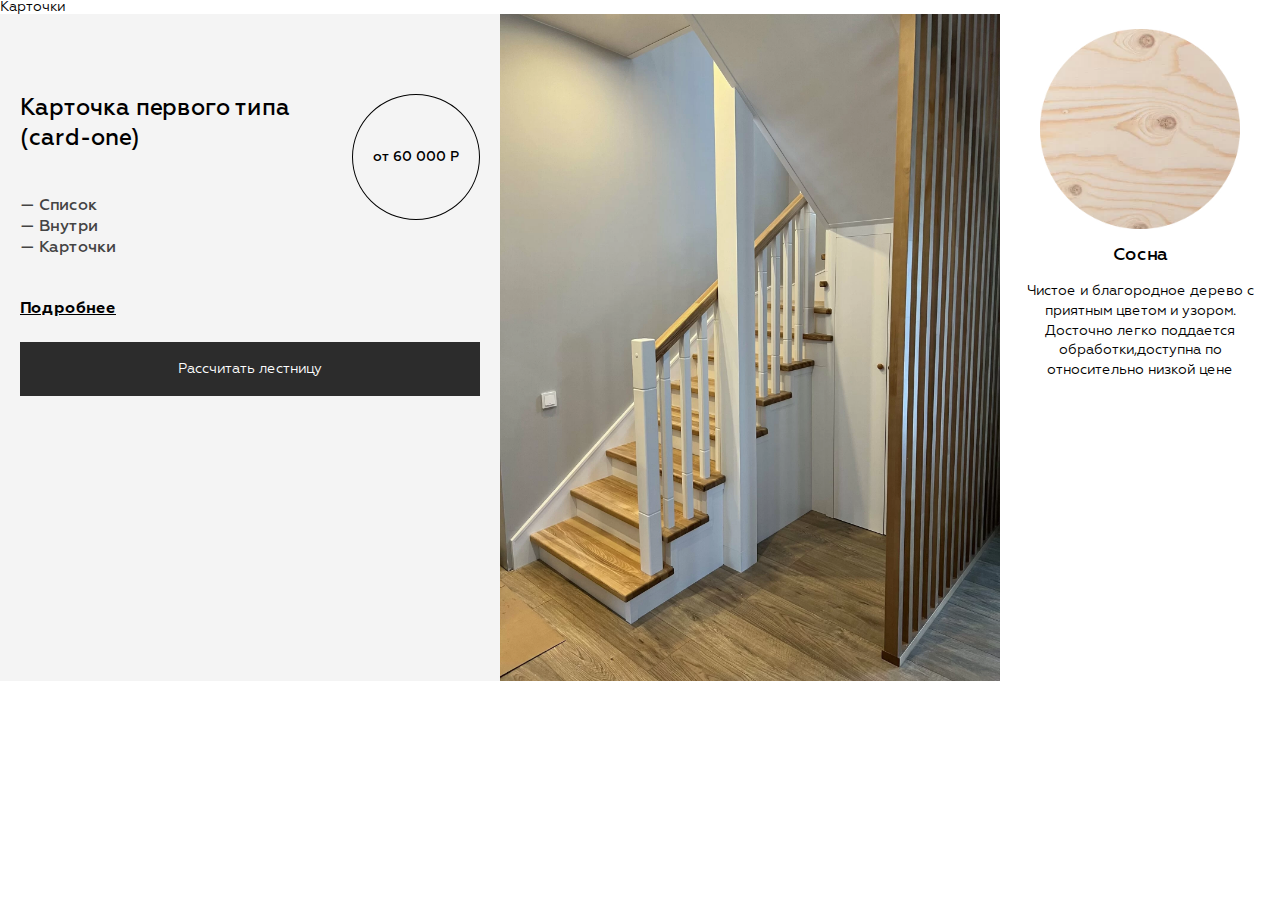
<file: pages/documentation.html>
<!DOCTYPE html>
<html lang="en">

<head>
    <meta charset="UTF-8">
    <meta http-equiv="X-UA-Compatible" content="IE=edge">
    <meta name="viewport" content="width=device-width, initial-scale=1.0">
    <link rel="stylesheet" href="../src/css/style.css">
    <title>Документация по компонентам и классам</title>
</head>

<body>

    <div class="">
        <h3>Карточки</h3>
        <div style="display: flex; justify-content: space-between;">
            <div class="card-one">
                <div class="card-one__info">
                    <div class="card-one__info_wrapper">
                        <div class="card-one__description">
                            <div class="card-one__name">
                                Карточка первого типа (card-one)
                            </div>
                            <div class="card-one__prop">
                                <ul>
                                    <li>
                                        Список
                                    </li>
                                    <li>
                                        Внутри
                                    </li>
                                    <li>
                                        Карточки
                                    </li>
                                </ul>
                            </div>
                            <div class="card-one__more">
                                <a href="#">Подробнее</a>
                            </div>
                        </div>
                        <div class="card-one__price">
                            <span>от 60 000 Р</span>
                        </div>
                    </div>
                    <div class="card-one__btn">
                        <a href="" class="btn">Рассчитать лестницу</a>
                    </div>
                </div>
                <div class="card-one__picture">
                    <img src="../assets/img/catalog/catalog_1.webp" alt="catalog-picture">
                </div>
            </div>
            <div class="trees__item card-two">
                <div class="card-two__picture  square">
                    <img src="../assets/img/trees/trees_1.webp" alt="trees">
                </div>
                <div class="card-two__title">
                    Сосна
                </div>
                <div class="card-two__description">
                    Чистое и благородное дерево с приятным цветом и узором. Досточно легко поддается обработки,доступна
                    по относительно низкой цене
                </div>
            </div>
        </div>
    </div>

</body>

</html>
</file>
<file: src/css/style.css>
@charset "UTF-8";
@import url(null.css);
@import url(fonts.css);
@import url(stairways.css);
* {
  font-family: "Geometria", sans-serif;
  font-size: 14px;
  font-weight: 400;
}

input:focus {
  outline: none;
}

body._lock {
  overflow: hidden;
}

.container {
  max-width: 1200px;
  padding: 0 30px;
  margin: 0 auto;
}

.logo {
  height: 35px;
}

.logo img {
  max-width: 100%;
  height: 100%;
  -o-object-fit: contain;
     object-fit: contain;
}

.btn {
  display: block;
  background-color: #2c2c2c;
  text-align: center;
  color: white;
  padding: 20px 0;
}

.title-large {
  font-size: 2.25rem;
  line-height: 1.2;
  text-align: center;
  font-weight: 700;
  position: relative;
}

.title-large::before {
  content: " ";
  top: -10px;
  left: 50%;
  -webkit-transform: translateX(-50%);
          transform: translateX(-50%);
  position: absolute;
  width: 40px;
  height: 5px;
  background-color: #2c2c2c;
}

.pt-150 {
  padding-top: 150px;
}

.pb-100 {
  padding-bottom: 100px;
}

.mb-100 {
  margin-bottom: 100px;
}

.bg-grey {
  background-color: #f4f4f4;
}

.d-flex {
  display: -webkit-box;
  display: -ms-flexbox;
  display: flex;
}

.flex-column {
  -webkit-box-orient: vertical;
  -webkit-box-direction: normal;
      -ms-flex-direction: column;
          flex-direction: column;
}

.flex-row {
  -webkit-box-orient: horizontal;
  -webkit-box-direction: normal;
      -ms-flex-direction: row;
          flex-direction: row;
}

.text-10 {
  font-size: 0.714rem;
  font-weight: 500;
}

.text-16 {
  font-size: 1.143rem;
}

.text-18 {
  font-size: 1.286rem;
}

.text-20 {
  font-size: 1.429rem;
}

.text-24-bold {
  font-size: 1.714rem;
  font-weight: 600;
}

.text-26-bold {
  font-size: 1.857rem;
  font-weight: 700;
}

.title-medium {
  font-size: 42px;
  font-weight: 700;
}

@media screen and (max-width: 576px) {
  .title-medium {
    font-size: 30px;
  }
}

.title-small {
  font-size: 36px;
  font-weight: 700;
}

@media screen and (max-width: 768px) {
  .title-small {
    font-size: 25px;
  }
}

.overlay {
  display: none;
  position: absolute;
  top: 0;
  left: 0;
  width: 100vw;
  height: 100vh;
  background-color: rgba(0, 0, 0, 0.5);
}

.overlay._active {
  display: block;
}

.card-two {
  background-color: white;
  display: -webkit-box;
  display: -ms-flexbox;
  display: flex;
  -webkit-box-orient: vertical;
  -webkit-box-direction: normal;
      -ms-flex-direction: column;
          flex-direction: column;
  -webkit-box-align: center;
      -ms-flex-align: center;
          align-items: center;
  text-align: center;
}

.card-two__picture {
  margin-bottom: 15px;
  width: 260px;
  height: 195px;
}

.card-two__picture img {
  height: 100%;
  width: 100%;
  -o-object-fit: cover;
     object-fit: cover;
}

.card-two__picture.square {
  width: 200px;
  height: 200px;
}

.card-two__picture.square img {
  -o-object-fit: contain;
     object-fit: contain;
}

.card-two__title {
  line-height: 1.3;
  font-weight: 500;
  font-size: 1.286rem;
  margin-bottom: 15px;
}

.card-two__description {
  line-height: 1.4;
  font-weight: 400;
}

.card-two__date {
  margin-top: 20px;
  width: 100%;
  color: rgba(0, 0, 0, 0.5);
}

.card-three {
  display: -webkit-box;
  display: -ms-flexbox;
  display: flex;
  -webkit-column-gap: 80px;
          column-gap: 80px;
  row-gap: 10px;
  padding: 40px 0;
}

@media screen and (max-width: 768px) {
  .card-three {
    -webkit-box-orient: vertical;
    -webkit-box-direction: normal;
        -ms-flex-direction: column;
            flex-direction: column;
  }
}

.card-three__picture {
  width: 40%;
}

.card-three__picture img {
  width: 100%;
  height: 100%;
  -o-object-fit: cover;
     object-fit: cover;
}

@media screen and (max-width: 768px) {
  .card-three__picture {
    width: 100%;
  }
}

.card-three__info {
  width: 60%;
  display: -webkit-box;
  display: -ms-flexbox;
  display: flex;
  -webkit-box-orient: vertical;
  -webkit-box-direction: normal;
      -ms-flex-direction: column;
          flex-direction: column;
  -webkit-box-pack: center;
      -ms-flex-pack: center;
          justify-content: center;
  max-width: 419px;
}

@media screen and (max-width: 768px) {
  .card-three__info {
    width: 100%;
    margin: 0 auto;
  }
}

.card-three__title {
  display: -webkit-box;
  display: -ms-flexbox;
  display: flex;
  -webkit-box-pack: justify;
      -ms-flex-pack: justify;
          justify-content: space-between;
  margin-bottom: 30px;
}

@media screen and (max-width: 768px) {
  .card-three__title {
    -webkit-box-orient: vertical;
    -webkit-box-direction: normal;
        -ms-flex-direction: column;
            flex-direction: column;
    -webkit-box-align: center;
        -ms-flex-align: center;
            align-items: center;
    row-gap: 10px;
  }
}

.card-three__title-name {
  font-size: 1.857rem;
  font-weight: 500;
}

.card-three__title-advantages {
  color: #444444;
}

.card-three__description {
  font-size: 1.143rem;
  color: #444444;
}

.card-video {
  display: -webkit-box;
  display: -ms-flexbox;
  display: flex;
  -webkit-box-orient: vertical;
  -webkit-box-direction: normal;
      -ms-flex-direction: column;
          flex-direction: column;
}

.card-video__video {
  margin-bottom: 20px;
}

.card-video__title {
  margin-bottom: 25px;
  font-size: 1.286rem;
  font-weight: 500;
}

.card-video__description {
  line-height: 1.4;
  color: #444444;
}

.list-two {
  display: -webkit-box;
  display: -ms-flexbox;
  display: flex;
  -webkit-box-pack: center;
      -ms-flex-pack: center;
          justify-content: center;
  -webkit-box-orient: vertical;
  -webkit-box-direction: normal;
      -ms-flex-direction: column;
          flex-direction: column;
}

.list-two__item {
  display: -webkit-box;
  display: -ms-flexbox;
  display: flex;
  -webkit-box-pack: justify;
      -ms-flex-pack: justify;
          justify-content: space-between;
  border-bottom: 2px solid black;
  padding: 25px 0;
}

@media screen and (max-width: 576px) {
  .list-two__item {
    -webkit-box-orient: vertical;
    -webkit-box-direction: normal;
        -ms-flex-direction: column;
            flex-direction: column;
    row-gap: 5px;
  }
}

.list-two__item-title {
  max-width: 200px;
  font-size: 1.286rem;
  font-weight: 500;
  padding-right: 5px;
}

.list-two__item-text {
  max-width: 300px;
  color: #444444;
}

.accordion-one__item {
  cursor: pointer;
  border-bottom: 2px solid black;
}

.accordion-one__item:first-child {
  border-top: 2px solid black;
}

.accordion-one__header {
  display: -webkit-box;
  display: -ms-flexbox;
  display: flex;
  -webkit-box-pack: justify;
      -ms-flex-pack: justify;
          justify-content: space-between;
  -webkit-box-align: center;
      -ms-flex-align: center;
          align-items: center;
}

.accordion-one__icon {
  max-width: 32px;
  max-height: 32px;
  background-color: #e4e4e4;
  border-radius: 50%;
  padding: 5px;
}

.accordion-one__icon img {
  width: 100%;
  height: 100%;
  -o-object-fit: contain;
     object-fit: contain;
  -webkit-transform: rotate(0deg);
          transform: rotate(0deg);
  -webkit-transition: all 0.5s;
  transition: all 0.5s;
}

.accordion-one__icon._active img {
  -webkit-transform: rotate(45deg);
          transform: rotate(45deg);
  -webkit-transition: all 0.5s;
  transition: all 0.5s;
}

.accordion-one__title {
  padding: 30px 0;
  font-weight: 700;
  font-size: 1.714rem;
  line-height: 1.35;
}

.accordion-one__text {
  opacity: 0;
  overflow: hidden;
  max-height: 0;
  will-change: max-height;
  -webkit-transition: all 0.5s ease-out;
  transition: all 0.5s ease-out;
  line-height: 1.55;
  font-size: 1.143rem;
  -webkit-box-sizing: content-box;
          box-sizing: content-box;
}

.accordion-one__text._active {
  opacity: 1;
  padding-bottom: 30px;
}

.info-one {
  width: 100%;
  display: -webkit-box;
  display: -ms-flexbox;
  display: flex;
  -webkit-column-gap: 50px;
          column-gap: 50px;
}

.info-one__banner {
  width: 70%;
  display: -webkit-box;
  display: -ms-flexbox;
  display: flex;
  -ms-flex-wrap: wrap;
      flex-wrap: wrap;
}

.info-one__banner img {
  width: 100%;
  height: 100%;
  -o-object-fit: cover;
     object-fit: cover;
}

.info-one__content {
  width: 30%;
  display: -webkit-box;
  display: -ms-flexbox;
  display: flex;
  -webkit-box-orient: vertical;
  -webkit-box-direction: normal;
      -ms-flex-direction: column;
          flex-direction: column;
  row-gap: 50px;
}

.info-one__content_text {
  color: #444444;
  line-height: 1.4;
  font-size: 1.143rem;
}

.info-one__content_picture img {
  width: 100%;
  height: 100%;
  -o-object-fit: cover;
     object-fit: cover;
}

@media screen and (max-width: 1024px) {
  .info-one__banner {
    width: 60%;
  }
  .info-one__content {
    width: 40%;
  }
}

@media screen and (max-width: 768px) {
  .info-one {
    row-gap: 20px;
    -webkit-box-orient: vertical;
    -webkit-box-direction: normal;
        -ms-flex-direction: column;
            flex-direction: column;
  }
  .info-one__banner {
    width: 100%;
  }
  .info-one__content {
    width: 100%;
  }
}

.info-two {
  display: -webkit-box;
  display: -ms-flexbox;
  display: flex;
}

.info-two__content {
  width: 70%;
}

.info-two__content_title {
  font-size: 4.143rem;
  line-height: 1.3;
  font-weight: 500;
  margin-bottom: 40px;
}

.info-two__content_text {
  display: -webkit-box;
  display: -ms-flexbox;
  display: flex;
  -webkit-column-gap: 40px;
          column-gap: 40px;
  row-gap: 30px;
}

.info-two__content_text-block {
  color: #444444;
  line-height: 1.4;
  font-size: 1.143rem;
}

.info-two__banner {
  width: 30%;
}

.info-two__banner img {
  width: 100%;
  height: 100%;
  -o-object-fit: contain;
     object-fit: contain;
}

@media screen and (max-width: 768px) {
  .info-two {
    row-gap: 30px;
    -webkit-box-orient: vertical;
    -webkit-box-direction: normal;
        -ms-flex-direction: column;
            flex-direction: column;
  }
  .info-two__banner {
    width: 100%;
  }
  .info-two__banner img {
    max-height: 500px;
  }
  .info-two__content {
    width: 100%;
  }
  .info-two__content_title {
    font-size: 3.143rem;
  }
}

@media screen and (max-width: 576px) {
  .info-two__content_title {
    font-size: 2.143rem;
  }
  .info-two__content_text {
    display: -webkit-box;
    display: -ms-flexbox;
    display: flex;
    -ms-flex-wrap: wrap;
        flex-wrap: wrap;
  }
}

.info-three__content {
  display: -webkit-box;
  display: -ms-flexbox;
  display: flex;
  -webkit-box-pack: justify;
      -ms-flex-pack: justify;
          justify-content: space-between;
  -ms-flex-wrap: wrap;
      flex-wrap: wrap;
}

@media screen and (max-width: 768px) {
  .info-three__content {
    row-gap: 60px;
    -webkit-box-pack: start;
        -ms-flex-pack: start;
            justify-content: flex-start;
    -webkit-column-gap: 40px;
            column-gap: 40px;
  }
}

.info-three__item {
  position: relative;
}

.info-three__item::before {
  -webkit-transform: translateY(-50%);
          transform: translateY(-50%);
  z-index: -2;
  position: absolute;
  top: 0;
  left: 0;
  font-size: 220px;
  font-weight: 700;
  color: #f4f4f4;
}

@media screen and (max-width: 1200px) {
  .info-three__item::before {
    font-size: calc( 120px + 100 * ((100vw - 576px) / (1200 - 576)));
  }
}

.info-three__item:first-child::before {
  content: "В";
}

.info-three__item:nth-child(2)::before {
  -webkit-transform: translateY(-50%) translateX(-15%);
          transform: translateY(-50%) translateX(-15%);
  content: "циф";
}

.info-three__item:nth-child(3)::before {
  -webkit-transform: translateY(-50%) translateX(-35%);
          transform: translateY(-50%) translateX(-35%);
  content: "рах";
}

.info-three__item_title {
  font-size: 93px;
  line-height: 1.2;
  font-weight: 700;
}

@media screen and (max-width: 1200px) {
  .info-three__item_title {
    font-size: calc( 60px + 33 * ((100vw - 576px) / (1200 - 576)));
  }
}

.info-three__item_text {
  line-height: 1.4;
  color: #444444;
  font-size: 1.143rem;
  max-width: 260px;
}

@media screen and (max-width: 1440px) {
  .info-three__item:nth-child(2)::before {
    -webkit-transform: translateY(-50%) translateX(-20%);
            transform: translateY(-50%) translateX(-20%);
  }
  .info-three__item:nth-child(3)::before {
    -webkit-transform: translateY(-50%) translateX(-35%);
            transform: translateY(-50%) translateX(-35%);
  }
}

@media screen and (max-width: 768px) {
  .info-three__item:first-child {
    width: 100%;
  }
  .info-three__item:nth-child(2)::before {
    -webkit-transform: translateY(-50%) translateX(0);
            transform: translateY(-50%) translateX(0);
  }
  .info-three__item:nth-child(3)::before {
    -webkit-transform: translateY(-50%) translateX(0%);
            transform: translateY(-50%) translateX(0%);
  }
}

@media screen and (max-width: 576px) {
  .info-three__item:nth-child(2)::before {
    -webkit-transform: translateY(-50%) translateX(0);
            transform: translateY(-50%) translateX(0);
  }
  .info-three__item:nth-child(3)::before {
    -webkit-transform: translateY(-50%) translateX(0%);
            transform: translateY(-50%) translateX(0%);
  }
}

.header__container {
  display: -webkit-box;
  display: -ms-flexbox;
  display: flex;
  -webkit-box-align: center;
      -ms-flex-align: center;
          align-items: center;
  -webkit-box-pack: justify;
      -ms-flex-pack: justify;
          justify-content: space-between;
  padding-top: 25px;
  padding-bottom: 25px;
}

@media screen and (max-width: 576px) {
  .header__container {
    -ms-flex-wrap: wrap;
        flex-wrap: wrap;
    -webkit-box-pack: center;
        -ms-flex-pack: center;
            justify-content: center;
    row-gap: 20px;
  }
}

.header__info {
  margin-right: 30px;
}

@media screen and (max-width: 1200px) {
  .header__info {
    margin-right: calc( 10px + 20 * ((100vw - 768px) / (1200 - 768)));
  }
}

.header__info a {
  display: -webkit-box;
  display: -ms-flexbox;
  display: flex;
}

.header__info_logo {
  margin-right: 15px;
}

.header__info_text {
  max-width: 112px;
  font-size: 0.857rem;
}

.menu-header__list {
  display: -webkit-box;
  display: -ms-flexbox;
  display: flex;
  -webkit-column-gap: 20px;
          column-gap: 20px;
  row-gap: 5px;
  -webkit-box-align: center;
      -ms-flex-align: center;
          align-items: center;
}

.menu-header__list li {
  position: relative;
}

.menu-header__list li:hover .menu-header__sublist {
  visibility: visible;
  opacity: 1;
}

@media screen and (min-width: 576px) {
  .menu-header__list {
    white-space: nowrap;
  }
}

.menu-header__sublist {
  visibility: hidden;
  opacity: 0;
  border-radius: 5px;
  padding: 10px;
  position: absolute;
  left: 0;
  top: 50px;
  width: 250px;
  background-color: white;
  text-align: center;
  -webkit-transition: 0.2s;
  transition: 0.2s;
  -webkit-box-shadow: -1px -1px 8px 0px rgba(34, 60, 80, 0.2);
          box-shadow: -1px -1px 8px 0px rgba(34, 60, 80, 0.2);
}

.menu-header__sublist li:not(:last-child) {
  margin-bottom: 20px;
}

.menu-header__sublist::before {
  content: "";
  padding-top: 38px;
  width: 100%;
  height: 20px;
  position: absolute;
  top: 5px;
  left: 50%;
  background-image: url(../icons/caret_submenu.svg);
  background-repeat: no-repeat;
  background-position: center bottom;
  -webkit-transform: translateX(-50%) translateY(-100%);
          transform: translateX(-50%) translateY(-100%);
}

@media screen and (max-width: 1024px) {
  .menu-header__sublist {
    top: 80px;
  }
  .menu-header__sublist::before {
    padding-top: 68px;
  }
}

.menu-header__regular-link a {
  font-weight: 500;
}

@media screen and (max-width: 1200px) {
  .menu-header__regular-link {
    display: none;
  }
}

.menu-header__image-link img {
  height: 30px;
  width: 30px;
}

@media screen and (max-width: 1024px) {
  .menu-header__image-link img {
    display: none;
  }
}

.menu-header__bold-link a {
  font-size: 1.571rem;
}

.menu-header__sidebar-icon {
  display: none;
  width: 40px;
}

@media screen and (max-width: 1200px) {
  .menu-header__sidebar-icon {
    display: block;
  }
}

.header-mobile {
  overflow-y: scroll;
  display: -webkit-box;
  display: -ms-flexbox;
  display: flex;
  -webkit-box-orient: vertical;
  -webkit-box-direction: normal;
      -ms-flex-direction: column;
          flex-direction: column;
  z-index: 5;
  position: relative;
  position: fixed;
  padding-right: 60px;
  padding-left: 60px;
  padding-top: 50px;
  padding-bottom: 40px;
  height: 100%;
  top: 0;
  right: 0;
  -webkit-transform: translateX(100%);
          transform: translateX(100%);
  background-color: rgba(0, 0, 0, 0.9);
  color: white;
  -webkit-transition: 0.5s;
  transition: 0.5s;
}

@media screen and (max-width: 1200px) {
  .header-mobile {
    padding-right: calc( 30px + 30 * ((100vw - 576px) / (1200 - 576)));
  }
}

@media screen and (max-width: 1200px) {
  .header-mobile {
    padding-left: calc( 30px + 30 * ((100vw - 576px) / (1200 - 576)));
  }
}

@media screen and (max-width: 1200px) {
  .header-mobile {
    padding-top: calc( 35px + 15 * ((100vw - 576px) / (1200 - 576)));
  }
}

@media screen and (max-width: 1200px) {
  .header-mobile {
    padding-bottom: calc( 35px + 5 * ((100vw - 576px) / (1200 - 576)));
  }
}

.header-mobile._active {
  -webkit-transform: translateX(0);
          transform: translateX(0);
}

.header-mobile__close {
  position: absolute;
  top: 20px;
  right: 20px;
  width: 30px;
}

@media screen and (max-width: 1200px) {
  .header-mobile__close {
    width: calc( 10px + 20 * ((100vw - 576px) / (1200 - 576)));
  }
}

.header-mobile__list li {
  margin-bottom: 20px;
}

.header-mobile__list li:hover .header-mobile__submenu {
  display: block;
  visibility: visible;
  opacity: 1;
  -webkit-transition: 0.5s;
  transition: 0.5s;
}

.header-mobile__submenu {
  padding-top: 15px;
  display: none;
  visibility: hidden;
  -webkit-transition: 0.5s;
  transition: 0.5s;
}

.header-mobile__submenu li a {
  font-size: 1.286rem;
  font-weight: 500;
}

.header-mobile__social {
  margin-top: auto;
  display: -webkit-box;
  display: -ms-flexbox;
  display: flex;
  -webkit-column-gap: 10px;
          column-gap: 10px;
}

.header-mobile__social img {
  height: 30px;
  width: 30px;
}

.header-mobile__item a {
  font-size: 43px;
}

@media screen and (max-width: 1200px) {
  .header-mobile__item a {
    font-size: calc( 30px + 13 * ((100vw - 576px) / (1200 - 576)));
  }
}

.menu-icon {
  padding: 10px;
}

.menu-icon:hover {
  cursor: pointer;
}

.menu-icon span {
  width: 50%;
  position: absolute;
  right: 0;
  height: 10%;
  background-color: #2c2c2c;
}

.menu-icon::before, .menu-icon::after {
  position: absolute;
  left: 0;
  width: 100%;
  height: 10%;
  background-color: #2c2c2c;
}

.menu-icon::before, .menu-icon::after {
  content: "";
}

.menu-icon span {
  top: 50%;
  -webkit-transform: scale(1) translateY(-50%);
          transform: scale(1) translateY(-50%);
}

.menu-icon::before {
  top: 0;
}

.menu-icon::after {
  bottom: 0;
}

.menu-icon._active span, .menu-icon._active::before, .menu-icon._active::after {
  visibility: hidden;
}

.mobile-close {
  padding: 10px;
}

.mobile-close:hover {
  cursor: pointer;
}

.mobile-close span {
  width: 50%;
  position: absolute;
  right: 0;
  height: 10%;
  background-color: white;
  -webkit-transition: all 0.5s ease 0s;
  transition: all 0.5s ease 0s;
}

.mobile-close::before, .mobile-close::after {
  position: absolute;
  left: 0;
  width: 100%;
  height: 10%;
  background-color: #2c2c2c;
  -webkit-transition: all 0.5s ease 0s;
  transition: all 0.5s ease 0s;
}

.mobile-close::before, .mobile-close::after {
  content: "";
}

.mobile-close span {
  top: 50%;
  -webkit-transform: scale(1) translateY(-50%);
          transform: scale(1) translateY(-50%);
}

.mobile-close::before {
  top: 0;
}

.mobile-close::after {
  bottom: 0;
}

.mobile-close span {
  top: 50%;
  -webkit-transform: scale(0) translateY(-50%);
          transform: scale(0) translateY(-50%);
  background-color: white;
}

.mobile-close::before {
  top: 50%;
  -webkit-transform: rotate(-45deg) translateY(-50%);
          transform: rotate(-45deg) translateY(-50%);
  background-color: white;
}

.mobile-close::after {
  bottom: 50%;
  -webkit-transform: rotate(45deg) translateY(50%);
          transform: rotate(45deg) translateY(50%);
  background-color: white;
}

.banner {
  background-color: #f4f4f4;
}

.banner__container {
  display: -webkit-box;
  display: -ms-flexbox;
  display: flex;
  -webkit-box-align: center;
      -ms-flex-align: center;
          align-items: center;
}

@media screen and (max-width: 768px) {
  .banner__container {
    -webkit-box-orient: vertical;
    -webkit-box-direction: normal;
        -ms-flex-direction: column;
            flex-direction: column;
    text-align: left;
  }
}

.banner__info, .banner__gallery {
  width: 50%;
}

@media screen and (max-width: 768px) {
  .banner__info, .banner__gallery {
    width: 100%;
  }
}

.banner__info {
  display: -webkit-box;
  display: -ms-flexbox;
  display: flex;
}

@media screen and (max-width: 768px) {
  .banner__info {
    margin: 10% 0;
  }
}

.banner__gallery {
  display: -webkit-box;
  display: -ms-flexbox;
  display: flex;
  -webkit-box-pack: justify;
      -ms-flex-pack: justify;
          justify-content: space-between;
}

.banner__gallery_column {
  display: -webkit-box;
  display: -ms-flexbox;
  display: flex;
  -webkit-box-orient: vertical;
  -webkit-box-direction: normal;
      -ms-flex-direction: column;
          flex-direction: column;
  row-gap: 10px;
  width: calc(33% - 10px);
}

.banner__gallery_item {
  height: 100%;
  width: 100%;
}

.banner__gallery_item img {
  width: 100%;
  height: 100%;
  -o-object-fit: contain;
     object-fit: contain;
}

.info-banner {
  display: -webkit-box;
  display: -ms-flexbox;
  display: flex;
  -webkit-box-orient: vertical;
  -webkit-box-direction: normal;
      -ms-flex-direction: column;
          flex-direction: column;
  row-gap: 15px;
}

.info-banner__title {
  font-size: 52px;
  font-weight: 700;
}

@media screen and (max-width: 1200px) {
  .info-banner__title {
    font-size: calc( 37px + 15 * ((100vw - 768px) / (1200 - 768)));
  }
}

@media screen and (max-width: 768px) {
  .info-banner__title {
    font-size: 2.25rem;
    max-width: 458px;
  }
}

.info-banner__text {
  font-size: 1.286rem;
}

.info-banner__btn {
  max-width: 300px;
}

.catalog__container {
  display: -webkit-box;
  display: -ms-flexbox;
  display: flex;
  -webkit-box-orient: vertical;
  -webkit-box-direction: normal;
      -ms-flex-direction: column;
          flex-direction: column;
  -webkit-box-align: center;
      -ms-flex-align: center;
          align-items: center;
}

.catalog__title {
  text-align: center;
}

.catalog__card {
  margin-bottom: 40px;
}

.card-one {
  width: 100%;
  display: -webkit-box;
  display: -ms-flexbox;
  display: flex;
  background-color: #f4f4f4;
}

@media screen and (min-width: 1025px) {
  .card-one.reverse {
    -webkit-box-orient: horizontal;
    -webkit-box-direction: reverse;
        -ms-flex-direction: row-reverse;
            flex-direction: row-reverse;
  }
}

@media screen and (max-width: 1024px) {
  .card-one {
    -webkit-box-orient: vertical;
    -webkit-box-direction: normal;
        -ms-flex-direction: column;
            flex-direction: column;
  }
}

.card-one__info, .card-one__picture {
  width: 50%;
}

@media screen and (max-width: 1024px) {
  .card-one__info, .card-one__picture {
    width: 100%;
  }
}

.card-one__info {
  padding: 80px 20px;
  display: -webkit-box;
  display: -ms-flexbox;
  display: flex;
  -webkit-box-orient: vertical;
  -webkit-box-direction: normal;
      -ms-flex-direction: column;
          flex-direction: column;
}

.card-one__info_wrapper {
  display: -webkit-box;
  display: -ms-flexbox;
  display: flex;
  margin-bottom: 25px;
}

@media screen and (max-width: 576px) {
  .card-one__info_wrapper {
    -webkit-box-orient: vertical;
    -webkit-box-direction: normal;
        -ms-flex-direction: column;
            flex-direction: column;
  }
}

.card-one__picture {
  position: relative;
}

@media screen and (max-width: 620px) {
  .card-one__picture {
    width: 100%;
    height: 100%;
  }
}

@media screen and (max-width: 1024px) {
  .card-one__picture {
    min-height: auto;
    height: 400px;
  }
}

.card-one__picture img {
  width: 100%;
  -o-object-fit: cover;
     object-fit: cover;
}

.card-one__text {
  font-size: 1.143rem;
  font-weight: 500;
  color: #444444;
  line-height: 1.22;
}

.card-one__description {
  display: -webkit-box;
  display: -ms-flexbox;
  display: flex;
  -webkit-box-orient: vertical;
  -webkit-box-direction: normal;
      -ms-flex-direction: column;
          flex-direction: column;
  row-gap: 45px;
}

.card-one__name {
  font-size: 1.625rem;
  font-weight: 500;
  line-height: 1.3;
}

.card-one__prop li {
  font-size: 1.143rem;
  font-weight: 500;
  color: #444444;
}

.card-one__prop li::before {
  content: "—";
}

.card-one__prop li:not(:last-child) {
  margin-bottom: 5px;
}

.card-one__more a {
  text-decoration: underline;
  font-size: 1.143rem;
  font-weight: 700;
}

@media screen and (max-width: 768px) {
  .card-one__price {
    -ms-flex-item-align: end;
        align-self: flex-end;
  }
}

.card-one__price span {
  display: inline-block;
  border: 1px solid black;
  border-radius: 50%;
  padding: 55px 20px;
  font-weight: 500;
  white-space: nowrap;
}

.card-one__slider {
  height: 100%;
}

@media screen and (max-width: 1024px) {
  .card-one__slider-item {
    height: 400px !important;
  }
}

.card-one__arrow {
  z-index: 5;
  position: absolute;
  background-color: white;
  width: 25px;
  height: 25px;
  border-radius: 50%;
}

.card-one__arrow.arrow-prev {
  top: 50%;
  left: 10px;
  -webkit-transform: rotate(180deg);
          transform: rotate(180deg);
}

.card-one__arrow.arrow-next {
  top: 50%;
  right: 10px;
  -webkit-transform: translateY(-50%);
          transform: translateY(-50%);
}

.banner-one {
  color: white;
  position: relative;
  background-position: center;
  background-repeat: no-repeat;
  background-size: cover;
}

.banner-one__overlay {
  z-index: 2;
  position: absolute;
  top: 0;
  left: 0;
  width: 100%;
  height: 100%;
  background-color: rgba(0, 0, 0, 0.5);
}

.banner-one__container {
  padding: 80px 30px;
  position: relative;
  z-index: 3;
}

.banner-one__title {
  margin-bottom: 15px;
}

.banner-one__title h4 {
  font-size: 58px;
  line-height: 1.2;
  font-weight: 700;
}

@media screen and (max-width: 1200px) {
  .banner-one__title h4 {
    font-size: calc( 32px + 26 * ((100vw - 576px) / (1200 - 576)));
  }
}

.banner-one__description {
  margin-bottom: 40px;
}

.banner-one__description span {
  font-size: 26px;
  line-height: 1.2;
  font-weight: 500;
}

@media screen and (max-width: 1200px) {
  .banner-one__description span {
    font-size: calc( 18px + 8 * ((100vw - 576px) / (1200 - 576)));
  }
}

.banner-one__form {
  margin-top: 20px;
  display: -webkit-box;
  display: -ms-flexbox;
  display: flex;
  -ms-flex-wrap: wrap;
      flex-wrap: wrap;
  -webkit-box-align: baseline;
      -ms-flex-align: baseline;
          align-items: baseline;
  gap: 20px;
}

.banner-one__form div {
  height: 60px;
}

.banner-one__form input[type="text"] {
  background-color: transparent;
  color: white;
  font-weight: 500;
  font-size: 1.141rem;
  line-height: 1.33;
  padding-bottom: 18px;
  border-bottom: 1px solid white;
  width: 250px;
}

.banner-one__form input[type="submit"] {
  background-color: transparent;
  font-weight: 600;
  color: white;
  height: 100%;
  padding: 0 50px;
  border: 1px solid #ffffff;
}

.trees__container {
  display: -webkit-box;
  display: -ms-flexbox;
  display: flex;
  -webkit-box-orient: vertical;
  -webkit-box-direction: normal;
      -ms-flex-direction: column;
          flex-direction: column;
  -webkit-box-align: center;
      -ms-flex-align: center;
          align-items: center;
}

.trees__catalog {
  padding: 0 15px;
  margin: 0 auto;
  max-width: 1200px;
  display: -webkit-box;
  display: -ms-flexbox;
  display: flex;
  -ms-flex-wrap: wrap;
      flex-wrap: wrap;
  gap: 20px;
  -webkit-box-pack: center;
      -ms-flex-pack: center;
          justify-content: center;
}

.trees__item {
  padding: 15px;
  width: 350px;
}

.work__card {
  border-bottom: 2px solid black;
}

.work__card:first-child {
  border-top: 2px solid black;
}

.advantages__wrapper {
  display: -webkit-box;
  display: -ms-flexbox;
  display: flex;
  -webkit-column-gap: 80px;
          column-gap: 80px;
  row-gap: 10px;
}

@media screen and (max-width: 768px) {
  .advantages__wrapper {
    -webkit-box-orient: vertical;
    -webkit-box-direction: normal;
        -ms-flex-direction: column;
            flex-direction: column;
  }
}

.advantages__picture {
  width: 40%;
}

.advantages__picture img {
  width: 100%;
  height: 100%;
  -o-object-fit: cover;
     object-fit: cover;
}

@media screen and (max-width: 768px) {
  .advantages__picture {
    width: 100%;
  }
}

.advantages__list {
  width: 60%;
}

@media screen and (max-width: 768px) {
  .advantages__list {
    width: 100%;
  }
}

.videoview__wrapper {
  display: -webkit-box;
  display: -ms-flexbox;
  display: flex;
  -webkit-column-gap: 80px;
          column-gap: 80px;
}

@media screen and (max-width: 768px) {
  .videoview__wrapper {
    -webkit-box-orient: vertical;
    -webkit-box-direction: normal;
        -ms-flex-direction: column;
            flex-direction: column;
    row-gap: 20px;
  }
}

.videoview__column {
  display: -webkit-box;
  display: -ms-flexbox;
  display: flex;
  -webkit-box-orient: vertical;
  -webkit-box-direction: normal;
      -ms-flex-direction: column;
          flex-direction: column;
  row-gap: 70px;
}

.videoview__column:nth-child(2) {
  margin-top: 80px;
}

.feedback__wrapper {
  display: -webkit-box;
  display: -ms-flexbox;
  display: flex;
  -ms-flex-wrap: wrap;
      flex-wrap: wrap;
  -webkit-box-pack: center;
      -ms-flex-pack: center;
          justify-content: center;
  gap: 60px;
}

.feedback__column {
  display: -webkit-box;
  display: -ms-flexbox;
  display: flex;
  -webkit-box-orient: vertical;
  -webkit-box-direction: normal;
      -ms-flex-direction: column;
          flex-direction: column;
  gap: 60px;
}

.feedback__column:first-child {
  margin-top: 40px;
}

.feedback__column:nth-child(2) {
  margin-top: 70px;
}

.banner-two {
  color: white;
  position: relative;
  background-position: center;
  background-repeat: no-repeat;
  background-size: cover;
}

.banner-two__overlay {
  z-index: 2;
  position: absolute;
  top: 0;
  left: 0;
  width: 100%;
  height: 100%;
  background-color: rgba(0, 0, 0, 0.1);
}

.banner-two__wrapper {
  padding: 80px 0;
  display: -webkit-box;
  display: -ms-flexbox;
  display: flex;
  -webkit-column-gap: 30px;
          column-gap: 30px;
  -webkit-box-align: center;
      -ms-flex-align: center;
          align-items: center;
}

@media screen and (max-width: 1024px) {
  .banner-two__wrapper {
    -webkit-box-orient: vertical;
    -webkit-box-direction: normal;
        -ms-flex-direction: column;
            flex-direction: column;
    row-gap: 30px;
  }
}

.banner-two__info {
  max-width: 540px;
}

.banner-two__large-text {
  font-size: 2.571rem;
  line-height: 1.2;
  font-weight: 700;
  margin-bottom: 15px;
}

.banner-two__small-text {
  line-height: 1.4;
}

.banner-two__btn a {
  white-space: nowrap;
  color: black;
  background-color: white;
  padding: 20px 55px;
  font-size: 1.143rem;
}

.about {
  padding-left: 10px;
  padding-right: 10px;
}

.about__info {
  margin-bottom: 80px;
}

.blog__wrapper {
  display: -webkit-box;
  display: -ms-flexbox;
  display: flex;
  -ms-flex-wrap: wrap;
      flex-wrap: wrap;
  row-gap: 15px;
  -webkit-box-pack: justify;
      -ms-flex-pack: justify;
          justify-content: space-between;
}

.blog__item {
  max-width: 260px;
  text-align: left;
  padding: 20px;
}

@media screen and (max-width: 576px) {
  .blog__item {
    max-width: 100%;
    margin-bottom: 30px;
  }
}

.blog__item .card-two__picture {
  width: 100%;
  -o-object-fit: cover;
     object-fit: cover;
}

.blog__item.page-blog {
  max-width: calc(33.333333%);
  text-align: left;
}

@media screen and (max-width: 576px) {
  .blog__item.page-blog {
    max-width: 100%;
    margin-bottom: 30px;
  }
  .blog__item.page-blog .card-two__picture {
    width: 100%;
    -o-object-fit: cover;
       object-fit: cover;
  }
}

.contacts__form {
  margin-top: 30px;
}

.contacts__item {
  margin-bottom: 10px;
}

.contacts__item a {
  font-size: 58px;
  font-weight: 500;
  line-height: 1.55;
}

@media screen and (max-width: 1200px) {
  .contacts__item a {
    font-size: calc( 30px + 28 * ((100vw - 576px) / (1200 - 576)));
  }
}

.contacts__social ul {
  display: -webkit-box;
  display: -ms-flexbox;
  display: flex;
  gap: 20px;
}

.contacts__social ul img {
  max-width: 50px;
  height: 50px;
  -o-object-fit: cover;
     object-fit: cover;
}

.contacts-two__container {
  display: -webkit-box;
  display: -ms-flexbox;
  display: flex;
  -webkit-box-orient: vertical;
  -webkit-box-direction: normal;
      -ms-flex-direction: column;
          flex-direction: column;
  -webkit-box-align: center;
      -ms-flex-align: center;
          align-items: center;
  text-align: center;
}

.contacts-two__item {
  margin-bottom: 15px;
}

.contacts-two__item a {
  font-size: 48px;
  font-weight: 700;
  line-height: 1.55;
}

@media screen and (max-width: 1200px) {
  .contacts-two__item a {
    font-size: calc( 35px + 13 * ((100vw - 576px) / (1200 - 576)));
  }
}

.contacts-two__item.mail {
  color: #ff8562;
}

.contacts-two__social {
  margin-top: 20px;
}

.contacts-two__social ul {
  display: -webkit-box;
  display: -ms-flexbox;
  display: flex;
  gap: 20px;
  -webkit-box-pack: center;
      -ms-flex-pack: center;
          justify-content: center;
}

.contacts-two__social ul img {
  max-width: 50px;
  height: 50px;
  -o-object-fit: cover;
     object-fit: cover;
}

.contacts-three__container {
  display: -webkit-box;
  display: -ms-flexbox;
  display: flex;
  -webkit-box-orient: vertical;
  -webkit-box-direction: normal;
      -ms-flex-direction: column;
          flex-direction: column;
}

@media screen and (max-width: 768px) {
  .contacts-three__container {
    row-gap: 20px;
  }
}

.contacts-three__item {
  display: -webkit-box;
  display: -ms-flexbox;
  display: flex;
  -webkit-box-align: center;
      -ms-flex-align: center;
          align-items: center;
}

@media screen and (max-width: 768px) {
  .contacts-three__item {
    -webkit-box-orient: vertical;
    -webkit-box-direction: normal;
        -ms-flex-direction: column;
            flex-direction: column;
  }
}

.contacts-three__item.reverse {
  -webkit-box-orient: horizontal;
  -webkit-box-direction: reverse;
      -ms-flex-direction: row-reverse;
          flex-direction: row-reverse;
}

@media screen and (max-width: 768px) {
  .contacts-three__item.reverse {
    -webkit-box-orient: vertical;
    -webkit-box-direction: normal;
        -ms-flex-direction: column;
            flex-direction: column;
  }
}

.contacts-three__content {
  width: 50%;
  height: 700px;
}

@media screen and (max-width: 768px) {
  .contacts-three__content {
    width: 100%;
    height: 400px;
  }
}

.contacts-three__content img {
  width: 100%;
  height: 100%;
  -o-object-fit: cover;
     object-fit: cover;
}

.contacts-three__info {
  display: -webkit-box;
  display: -ms-flexbox;
  display: flex;
  -webkit-box-orient: vertical;
  -webkit-box-direction: normal;
      -ms-flex-direction: column;
          flex-direction: column;
  padding: 0 40px;
  width: 50%;
  line-height: 1.55;
  row-gap: 30px;
}

@media screen and (max-width: 768px) {
  .contacts-three__info {
    width: 100%;
    padding: 20px 40px;
  }
}

.contacts-three__info .form-two__content_item._input {
  max-width: 100%;
}

.contacts-three__simple-input {
  width: 100%;
  background-color: inherit;
  padding: 15px 0;
  font-size: 1.143rem;
  border-bottom: 1px solid #2c2c2c;
}

.contacts-three__btn input[type="submit"] {
  margin: 20px 0;
  background-color: black;
  color: white;
  padding: 20px 55px;
  font-weight: 700;
}

.form-two {
  text-align: center;
}

.form-two__title {
  font-size: 2.571rem;
  font-weight: 700;
  line-height: 1.2;
  margin-bottom: 20px;
}

.form-two__content {
  display: -webkit-box;
  display: -ms-flexbox;
  display: flex;
  -webkit-box-pack: center;
      -ms-flex-pack: center;
          justify-content: center;
  gap: 20px;
  -ms-flex-wrap: wrap;
      flex-wrap: wrap;
}

.form-two__content_item {
  font-size: 1.143rem;
  padding: 15px 0;
  max-width: 300px;
}

.form-two__content_item._input {
  display: -webkit-box;
  display: -ms-flexbox;
  display: flex;
  -webkit-box-align: end;
      -ms-flex-align: end;
          align-items: flex-end;
  padding-bottom: 10px;
  border-bottom: 1px solid black;
  position: relative;
}

.form-two__content_item._input input {
  position: relative;
  background-color: transparent;
}

.form-two__content_item._input select {
  margin-right: 10px;
  width: 40px;
  height: 20px;
  background-color: inherit;
}

.form-two__content_item._input select option {
  background-repeat: no-repeat;
  background-position: center;
  background-size: contain;
}

.form-two__content_item._input > ._input-number::before {
  content: "+7";
  position: absolute;
  top: 0;
  right: 0;
  color: black;
  font-size: 1.143rem;
}

.form-two__content_item._btn {
  padding: 20px 85px;
  border: 1px solid black;
}

.form-two__content_item._btn input[type="submit"] {
  background-color: transparent;
  font-weight: 500;
}

.gallery-three {
  display: -webkit-box;
  display: -ms-flexbox;
  display: flex;
  -webkit-box-orient: vertical;
  -webkit-box-direction: normal;
      -ms-flex-direction: column;
          flex-direction: column;
  row-gap: 30px;
}

.gallery-three__row {
  display: -webkit-box;
  display: -ms-flexbox;
  display: flex;
  gap: 30px;
}

@media screen and (max-width: 576px) {
  .gallery-three__row {
    -webkit-box-orient: vertical;
    -webkit-box-direction: normal;
        -ms-flex-direction: column;
            flex-direction: column;
  }
}

.gallery-three__column {
  display: -webkit-box;
  display: -ms-flexbox;
  display: flex;
  -webkit-box-orient: vertical;
  -webkit-box-direction: normal;
      -ms-flex-direction: column;
          flex-direction: column;
  width: 50%;
}

@media screen and (max-width: 576px) {
  .gallery-three__column {
    width: 100%;
  }
}

.gallery-three__column._grid {
  display: -webkit-box;
  display: -ms-flexbox;
  display: flex;
  -webkit-box-orient: vertical;
  -webkit-box-direction: normal;
      -ms-flex-direction: column;
          flex-direction: column;
  gap: 30px;
}

.gallery-three__item {
  height: 100%;
}

.gallery-three__item img {
  width: 100%;
  -o-object-fit: cover;
     object-fit: cover;
}

.gallery-three__item.group {
  display: -webkit-box;
  display: -ms-flexbox;
  display: flex;
  -webkit-box-pack: justify;
      -ms-flex-pack: justify;
          justify-content: space-between;
}

.gallery-three__item.group img {
  width: calc((100% / 3) - 15px);
}

.footer {
  background-color: #2c2c2c;
  color: white;
  padding: 80px 0;
}

.footer__container {
  display: -webkit-box;
  display: -ms-flexbox;
  display: flex;
  -webkit-box-pack: justify;
      -ms-flex-pack: justify;
          justify-content: space-between;
  row-gap: 50px;
  -ms-flex-wrap: wrap;
      flex-wrap: wrap;
}

.footer__column {
  padding: 0 5px;
}

.footer__column nav ul li {
  margin-bottom: 15px;
}

.footer__column nav ul li a {
  font-weight: 500;
}

.banner-three {
  position: relative;
  padding-top: 220px;
  padding-bottom: 220px;
  color: white;
  background-size: cover;
  background-repeat: no-repeat;
  background-position: center;
}

.banner-three__container {
  position: relative;
  z-index: 4;
}

@media screen and (max-width: 1200px) {
  .banner-three {
    padding-top: calc( 80px + 140 * ((100vw - 576px) / (1200 - 576)));
  }
}

@media screen and (max-width: 1200px) {
  .banner-three {
    padding-bottom: calc( 80px + 140 * ((100vw - 576px) / (1200 - 576)));
  }
}

.banner-three div {
  margin-bottom: 15px;
}

.banner-three__title h2 {
  font-size: 52px;
  font-weight: 700;
}

@media screen and (max-width: 1200px) {
  .banner-three__title h2 {
    font-size: calc( 30px + 22 * ((100vw - 576px) / (1200 - 576)));
  }
}

.banner-three__text {
  font-size: 1.375rem;
}

.banner-three__btn {
  display: inline-block;
  background-color: white;
  color: black;
  font-weight: 500;
  padding: 20px 60px;
}

.info-four__container {
  display: -webkit-box;
  display: -ms-flexbox;
  display: flex;
}

@media screen and (max-width: 768px) {
  .info-four__container {
    -webkit-box-orient: vertical;
    -webkit-box-direction: reverse;
        -ms-flex-direction: column-reverse;
            flex-direction: column-reverse;
    row-gap: 20px;
  }
}

.info-four__gallery {
  width: 60%;
  display: -webkit-box;
  display: -ms-flexbox;
  display: flex;
  -ms-flex-wrap: wrap;
      flex-wrap: wrap;
  gap: 20px;
}

@media screen and (max-width: 768px) {
  .info-four__gallery {
    width: 100%;
    -webkit-box-pack: center;
        -ms-flex-pack: center;
            justify-content: center;
  }
}

.info-four__gallery-item {
  width: calc(50% - 40px);
}

.info-four__gallery-item img {
  width: 100%;
  height: 100%;
  -o-object-fit: cover;
     object-fit: cover;
}

@media screen and (max-width: 576px) {
  .info-four__gallery-item {
    width: 100%;
  }
}

.info-four__text {
  width: 40%;
  display: -webkit-box;
  display: -ms-flexbox;
  display: flex;
  -webkit-box-orient: vertical;
  -webkit-box-direction: normal;
      -ms-flex-direction: column;
          flex-direction: column;
  -webkit-box-pack: center;
      -ms-flex-pack: center;
          justify-content: center;
  row-gap: 20px;
  line-height: 1.5;
}

@media screen and (max-width: 768px) {
  .info-four__text {
    width: 100%;
  }
}

.info-five {
  text-align: center;
}

.info-five__container {
  display: -webkit-box;
  display: -ms-flexbox;
  display: flex;
  -webkit-column-gap: 80px;
          column-gap: 80px;
}

.info-five__container div {
  width: 50%;
}

@media screen and (max-width: 768px) {
  .info-five__container {
    -webkit-box-orient: vertical;
    -webkit-box-direction: normal;
        -ms-flex-direction: column;
            flex-direction: column;
  }
  .info-five__container div {
    width: 100%;
  }
}

.info-five__text {
  display: -webkit-box;
  display: -ms-flexbox;
  display: flex;
  -webkit-box-orient: vertical;
  -webkit-box-direction: normal;
      -ms-flex-direction: column;
          flex-direction: column;
  -webkit-box-pack: center;
      -ms-flex-pack: center;
          justify-content: center;
  row-gap: 15px;
  line-height: 1.5;
  text-align: left;
}

.info-five__text ul {
  padding-left: 15px;
}

.info-five__text ul li {
  list-style: disc;
  margin-bottom: 20px;
}

.info-five__gallery {
  display: -webkit-box;
  display: -ms-flexbox;
  display: flex;
  -ms-flex-wrap: wrap;
      flex-wrap: wrap;
  gap: 15px;
}

.info-five__gallery-item {
  max-height: 600px;
}

.info-five__gallery-item img {
  width: 100%;
  height: 100%;
  -o-object-fit: cover;
     object-fit: cover;
}

.info-five__gallery-item.big-item {
  width: calc(100% - 15px);
}

@media screen and (max-width: 576px) {
  .info-five__gallery-item.big-item {
    width: 100%;
  }
}

.info-five__gallery-item.medium-item {
  width: calc(50% - 15px);
}

@media screen and (max-width: 576px) {
  .info-five__gallery-item.medium-item {
    width: 100%;
  }
}

.info-six__container {
  display: -webkit-box;
  display: -ms-flexbox;
  display: flex;
  -webkit-box-orient: vertical;
  -webkit-box-direction: normal;
      -ms-flex-direction: column;
          flex-direction: column;
  row-gap: 45px;
  -webkit-box-align: center;
      -ms-flex-align: center;
          align-items: center;
}

.info-six__list-number {
  max-width: 800px;
}

.info-six__list-number span {
  display: -webkit-inline-box;
  display: -ms-inline-flexbox;
  display: inline-flex;
  -webkit-box-align: center;
      -ms-flex-align: center;
          align-items: center;
  -webkit-box-pack: center;
      -ms-flex-pack: center;
          justify-content: center;
  border: 1px solid black;
  width: 40px;
  height: 40px;
  border-radius: 50%;
  font-weight: 700;
  margin-right: 5px;
}

.info-six__list-number ul li {
  margin-bottom: 20px;
}

.info-six__list-marker {
  display: -webkit-box;
  display: -ms-flexbox;
  display: flex;
  -webkit-column-gap: 50px;
          column-gap: 50px;
  max-width: 800px;
}

.info-six__list-marker ul li {
  margin-bottom: 40px;
  display: -webkit-box;
  display: -ms-flexbox;
  display: flex;
  -webkit-box-align: center;
      -ms-flex-align: center;
          align-items: center;
  -webkit-column-gap: 10px;
          column-gap: 10px;
}

@media screen and (max-width: 576px) {
  .info-six__list-marker {
    -webkit-box-orient: vertical;
    -webkit-box-direction: normal;
        -ms-flex-direction: column;
            flex-direction: column;
  }
}

.info-six__text {
  max-width: 800px;
}

.info-seven__container {
  display: -webkit-box;
  display: -ms-flexbox;
  display: flex;
  line-height: 1.25;
  -webkit-column-gap: 22px;
          column-gap: 22px;
}

@media screen and (max-width: 576px) {
  .info-seven__container {
    -webkit-box-orient: vertical;
    -webkit-box-direction: normal;
        -ms-flex-direction: column;
            flex-direction: column;
    row-gap: 30px;
  }
}

.info-seven__title {
  width: 40%;
}

@media screen and (max-width: 576px) {
  .info-seven__title {
    width: 100%;
  }
}

.info-seven__text {
  width: 60%;
}

@media screen and (max-width: 576px) {
  .info-seven__text {
    width: 100%;
  }
}

.info-eight__container {
  display: -webkit-box;
  display: -ms-flexbox;
  display: flex;
  -webkit-box-align: center;
      -ms-flex-align: center;
          align-items: center;
  -webkit-box-pack: center;
      -ms-flex-pack: center;
          justify-content: center;
  gap: 100px;
}

@media screen and (max-width: 768px) {
  .info-eight__container {
    -webkit-box-orient: vertical;
    -webkit-box-direction: normal;
        -ms-flex-direction: column;
            flex-direction: column;
  }
}

.info-eight__text {
  width: 50%;
  line-height: 1.22;
}

@media screen and (max-width: 768px) {
  .info-eight__text {
    width: 100%;
  }
}

.info-eight__picture {
  width: 50%;
}

.info-eight__picture img {
  width: 100%;
  height: 100%;
  -o-object-fit: cover;
     object-fit: cover;
}

@media screen and (max-width: 768px) {
  .info-eight__picture {
    width: 100%;
  }
}

.gallery-four__container {
  text-align: center;
}

.gallery-four__container .title-medium {
  margin-bottom: 30px;
}

.gallery-four__wrapper {
  display: -webkit-box;
  display: -ms-flexbox;
  display: flex;
  -ms-flex-wrap: wrap;
      flex-wrap: wrap;
}

@media screen and (max-width: 576px) {
  .gallery-four__wrapper {
    -webkit-box-orient: vertical;
    -webkit-box-direction: normal;
        -ms-flex-direction: column;
            flex-direction: column;
  }
}

.gallery-four__item {
  width: 50%;
  display: -webkit-box;
  display: -ms-flexbox;
  display: flex;
  -ms-flex-wrap: wrap;
      flex-wrap: wrap;
}

@media screen and (max-width: 576px) {
  .gallery-four__item {
    width: 100%;
  }
}

.gallery-four__item.fullwidth .gallery-four__picture {
  width: 100%;
}

.gallery-four__item.fullwidth img {
  width: 100%;
  height: 100%;
  -o-object-fit: cover;
     object-fit: cover;
}

.gallery-four__item.grid {
  display: -webkit-box;
  display: -ms-flexbox;
  display: flex;
  -ms-flex-wrap: wrap;
      flex-wrap: wrap;
}

.gallery-four__item.grid .gallery-four__picture {
  width: 50%;
  height: 50%;
}

.gallery-four__item.grid .gallery-four__picture img {
  width: 100%;
  height: 100%;
  -o-object-fit: cover;
     object-fit: cover;
}

@media screen and (max-width: 576px) {
  .gallery-four__item.grid .gallery-four__picture {
    height: 340px;
  }
}

.banner-four__container {
  text-align: center;
  display: -webkit-box;
  display: -ms-flexbox;
  display: flex;
  -webkit-box-orient: vertical;
  -webkit-box-direction: normal;
      -ms-flex-direction: column;
          flex-direction: column;
  -webkit-box-align: center;
      -ms-flex-align: center;
          align-items: center;
  row-gap: 40px;
}

.banner-four__info {
  max-width: 800px;
  font-weight: 500;
  line-height: 1.25;
  color: #878787;
}

.banner-four__picture img {
  width: 100%;
  height: 100%;
  -o-object-fit: cover;
     object-fit: cover;
}

.techno-cards__container {
  display: -webkit-box;
  display: -ms-flexbox;
  display: flex;
  -webkit-box-orient: vertical;
  -webkit-box-direction: normal;
      -ms-flex-direction: column;
          flex-direction: column;
  -webkit-box-align: center;
      -ms-flex-align: center;
          align-items: center;
  row-gap: 80px;
}

.techno-cards__wrapper {
  display: -webkit-box;
  display: -ms-flexbox;
  display: flex;
  -webkit-box-orient: vertical;
  -webkit-box-direction: normal;
      -ms-flex-direction: column;
          flex-direction: column;
  row-gap: 80px;
}

.card-four {
  display: -webkit-box;
  display: -ms-flexbox;
  display: flex;
  -webkit-box-align: center;
      -ms-flex-align: center;
          align-items: center;
  gap: 30px;
}

@media screen and (max-width: 768px) {
  .card-four {
    -webkit-box-orient: vertical;
    -webkit-box-direction: normal;
        -ms-flex-direction: column;
            flex-direction: column;
  }
}

.card-four__text {
  width: 50%;
  line-height: 1.5;
}

.card-four__text p {
  margin-top: 10px;
  max-width: 350px;
}

@media screen and (max-width: 768px) {
  .card-four__text {
    width: 100%;
  }
}

.card-four__picture {
  width: 50%;
}

.card-four__picture img {
  width: 100%;
  max-height: 360px;
  -o-object-fit: cover;
     object-fit: cover;
}

@media screen and (max-width: 768px) {
  .card-four__picture {
    width: 100%;
  }
}

.card-four.reverse {
  -webkit-box-orient: horizontal;
  -webkit-box-direction: reverse;
      -ms-flex-direction: row-reverse;
          flex-direction: row-reverse;
}

@media screen and (max-width: 768px) {
  .card-four.reverse {
    -webkit-box-orient: vertical;
    -webkit-box-direction: normal;
        -ms-flex-direction: column;
            flex-direction: column;
  }
}

.gallery-five__container {
  display: -webkit-box;
  display: -ms-flexbox;
  display: flex;
  row-gap: 60px;
  -webkit-box-orient: vertical;
  -webkit-box-direction: normal;
      -ms-flex-direction: column;
          flex-direction: column;
  -webkit-box-align: center;
      -ms-flex-align: center;
          align-items: center;
  text-align: center;
}

.gallery-five__wrapper {
  display: -webkit-box;
  display: -ms-flexbox;
  display: flex;
  -ms-flex-wrap: wrap;
      flex-wrap: wrap;
}

.gallery-five__item {
  width: 50%;
  display: -webkit-box;
  display: -ms-flexbox;
  display: flex;
  -webkit-box-align: center;
      -ms-flex-align: center;
          align-items: center;
  -webkit-box-pack: justify;
      -ms-flex-pack: justify;
          justify-content: space-between;
}

.gallery-five__item.reverse {
  -webkit-box-orient: horizontal;
  -webkit-box-direction: reverse;
      -ms-flex-direction: row-reverse;
          flex-direction: row-reverse;
}

@media screen and (max-width: 768px) {
  .gallery-five__item.reverse {
    width: 100%;
  }
}

@media screen and (max-width: 576px) {
  .gallery-five__item.reverse {
    -webkit-box-orient: vertical;
    -webkit-box-direction: normal;
        -ms-flex-direction: column;
            flex-direction: column;
  }
}

@media screen and (max-width: 768px) {
  .gallery-five__item {
    width: 100%;
  }
}

@media screen and (max-width: 576px) {
  .gallery-five__item {
    -webkit-box-orient: vertical;
    -webkit-box-direction: normal;
        -ms-flex-direction: column;
            flex-direction: column;
  }
}

.gallery-five__info {
  width: 50%;
  text-align: left;
  padding-left: 20px;
}

@media screen and (max-width: 576px) {
  .gallery-five__info {
    width: 100%;
    padding: 40px 0;
  }
}

.gallery-five__picture {
  position: relative;
  width: 50%;
}

.gallery-five__picture img {
  width: 100%;
  height: 100%;
  -o-object-fit: cover;
     object-fit: cover;
}

.gallery-five__picture::after {
  content: "";
  position: absolute;
  top: 50%;
  -webkit-transform: translateY(-50%);
          transform: translateY(-50%);
  left: 0;
  border: 20px solid transparent;
  border-left: 20px solid white;
}

@media screen and (max-width: 576px) {
  .gallery-five__picture::after {
    display: none;
  }
}

.gallery-five__picture.reverse::after {
  display: none;
}

.gallery-five__picture.reverse::before {
  content: "";
  position: absolute;
  top: 50%;
  -webkit-transform: translateY(-50%);
          transform: translateY(-50%);
  right: 0;
  border: 20px solid transparent;
  border-right: 20px solid white;
}

@media screen and (max-width: 576px) {
  .gallery-five__picture.reverse::before {
    display: none;
  }
}

@media screen and (max-width: 576px) {
  .gallery-five__picture {
    width: 100%;
  }
}

.techno-advantages {
  text-align: center;
}

.techno-advantages__container {
  padding: 0 40px;
  display: -webkit-box;
  display: -ms-flexbox;
  display: flex;
  -webkit-box-orient: vertical;
  -webkit-box-direction: normal;
      -ms-flex-direction: column;
          flex-direction: column;
  row-gap: 40px;
}

.techno-advantages__wrapper {
  display: -webkit-box;
  display: -ms-flexbox;
  display: flex;
  -ms-flex-wrap: wrap;
      flex-wrap: wrap;
  -webkit-column-gap: 30px;
          column-gap: 30px;
  row-gap: 20px;
}

.techno-advantages__item {
  width: calc(33.333333% - 30px);
}

@media screen and (max-width: 768px) {
  .techno-advantages__item {
    width: calc(50% - 30px);
  }
}

@media screen and (max-width: 576px) {
  .techno-advantages__item {
    width: 100%;
  }
}

.card-five {
  display: -webkit-box;
  display: -ms-flexbox;
  display: flex;
  -webkit-box-orient: vertical;
  -webkit-box-direction: normal;
      -ms-flex-direction: column;
          flex-direction: column;
  row-gap: 30px;
}

.card-five__info {
  width: 100%;
  text-align: center;
  padding-bottom: 30px;
  font-size: 2.929rem;
  border-bottom: 1px solid #9f9f9f;
}

.bread-nav {
  padding: 90px 0;
}

.bread-nav__wrapper {
  display: -webkit-box;
  display: -ms-flexbox;
  display: flex;
  -webkit-box-pack: center;
      -ms-flex-pack: center;
          justify-content: center;
  -webkit-column-gap: 10px;
          column-gap: 10px;
  color: #444444;
}

.bread-nav__item:hover {
  opacity: .5;
  -webkit-transition: .2s;
  transition: .2s;
}

@media screen and (max-width: 768px) {
  .bread-nav {
    padding: 60px 0;
  }
}

@media screen and (max-width: 576px) {
  .bread-nav {
    padding: 40px 0;
  }
}
/*# sourceMappingURL=style.css.map */
</file>
